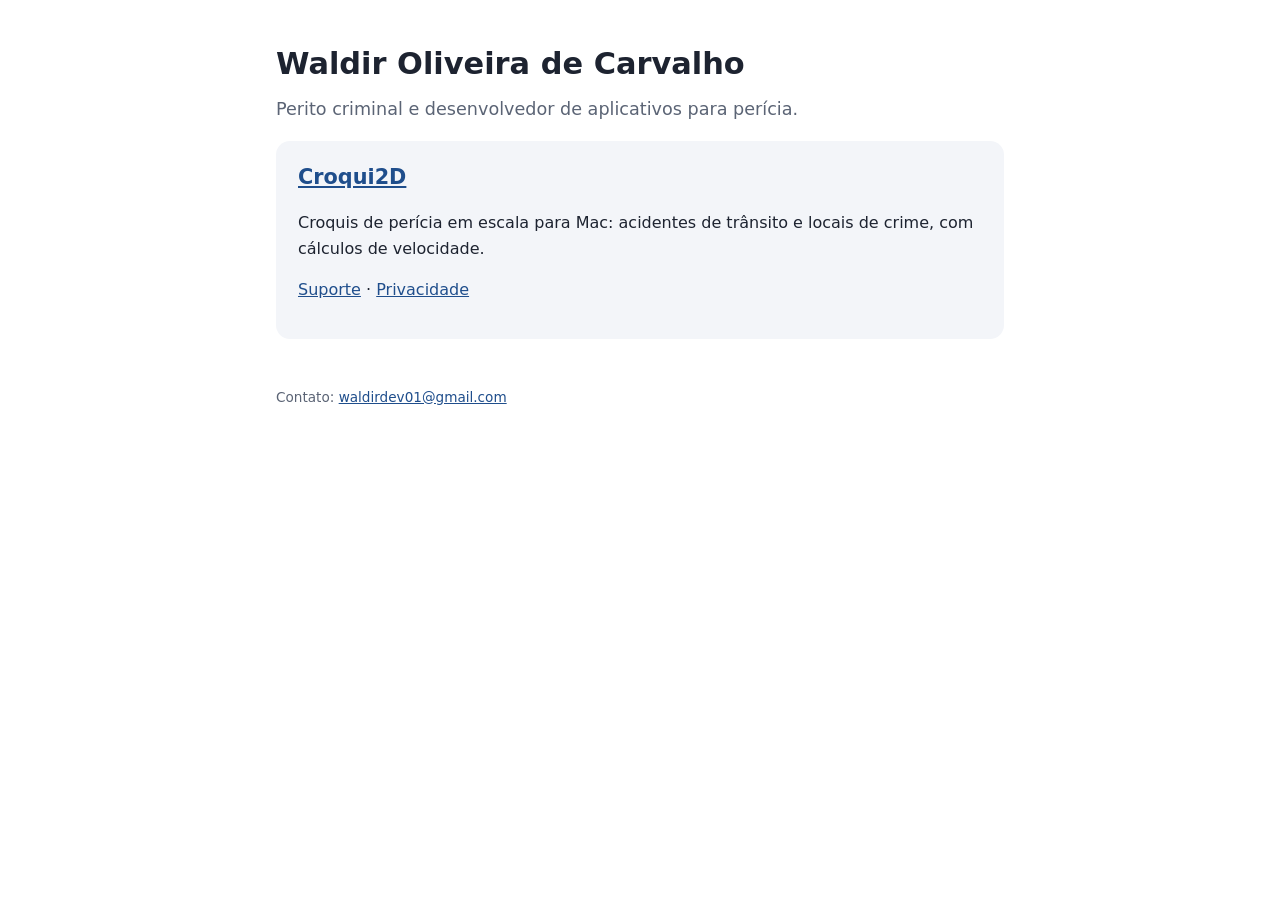
<file: index.html>
<!doctype html>
<html lang="pt-BR">
<head>
<meta charset="utf-8">
<meta name="viewport" content="width=device-width, initial-scale=1">
<title>Waldir Oliveira de Carvalho – Apps</title>
<link rel="stylesheet" href="estilo.css">
</head>
<body>
<main>
  <h1>Waldir Oliveira de Carvalho</h1>
  <p class="lead">Perito criminal e desenvolvedor de aplicativos para perícia.</p>

  <div class="card">
    <h2><a href="croqui2d/">Croqui2D</a></h2>
    <p>Croquis de perícia em escala para Mac: acidentes de trânsito e locais de crime, com cálculos de velocidade.</p>
    <p><a href="croqui2d/suporte.html">Suporte</a> · <a href="croqui2d/privacidade.html">Privacidade</a></p>
  </div>

  <footer>Contato: <a href="mailto:waldirdev01@gmail.com">waldirdev01@gmail.com</a></footer>
</main>
</body>
</html>
</file>
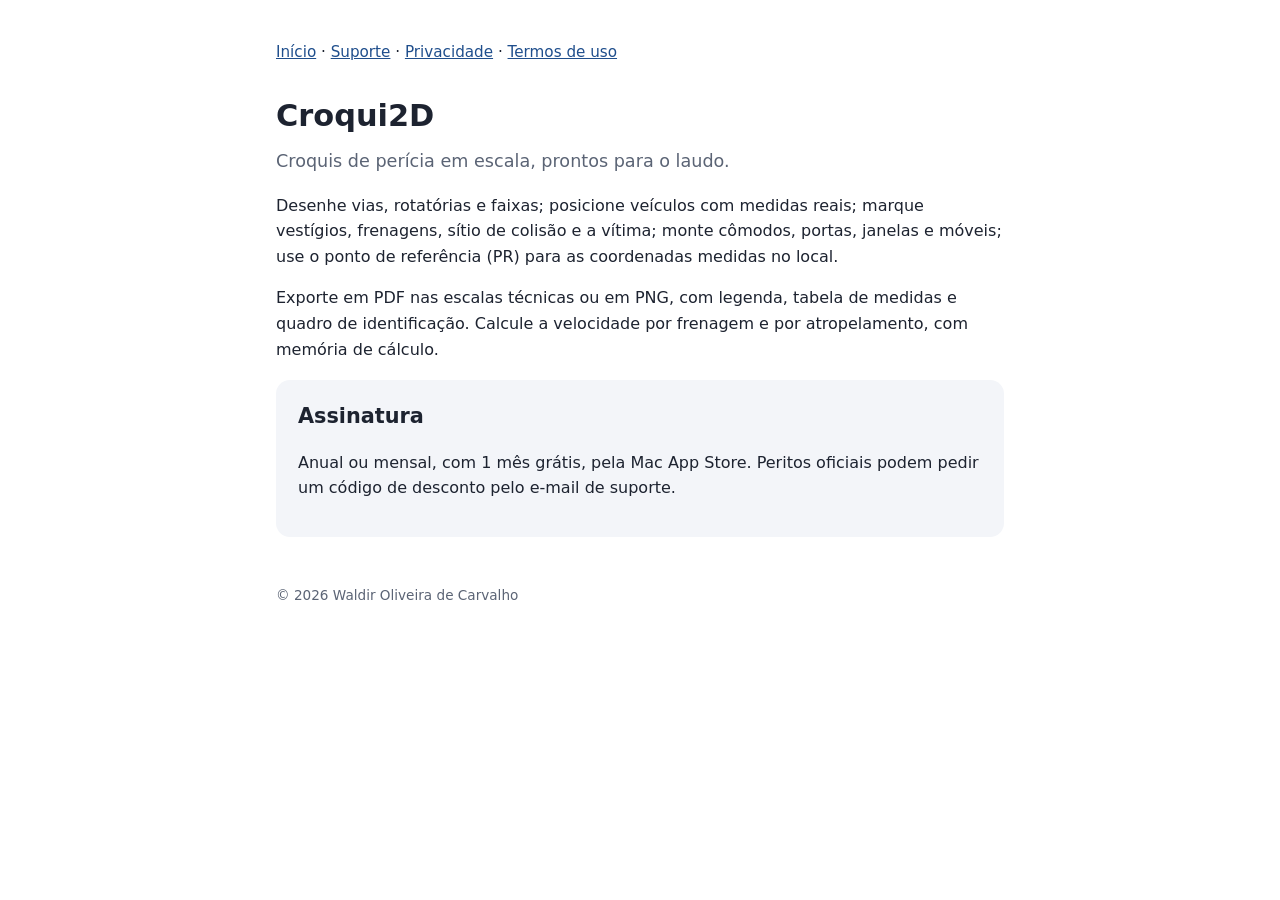
<file: croqui2d/index.html>
<!doctype html>
<html lang="pt-BR">
<head>
<meta charset="utf-8">
<meta name="viewport" content="width=device-width, initial-scale=1">
<title>Croqui2D – Croquis de perícia para Mac</title>
<link rel="stylesheet" href="../estilo.css">
</head>
<body>
<main>
  <nav><a href="../">Início</a> · <a href="suporte.html">Suporte</a> · <a href="privacidade.html">Privacidade</a> · <a href="termos.html">Termos de uso</a></nav>
  <h1>Croqui2D</h1>
  <p class="lead">Croquis de perícia em escala, prontos para o laudo.</p>

  <p>Desenhe vias, rotatórias e faixas; posicione veículos com medidas reais; marque
  vestígios, frenagens, sítio de colisão e a vítima; monte cômodos, portas, janelas e
  móveis; use o ponto de referência (PR) para as coordenadas medidas no local.</p>
  <p>Exporte em PDF nas escalas técnicas ou em PNG, com legenda, tabela de medidas e
  quadro de identificação. Calcule a velocidade por frenagem e por atropelamento, com
  memória de cálculo.</p>

  <div class="card">
    <h2>Assinatura</h2>
    <p>Anual ou mensal, com 1 mês grátis, pela Mac App Store. Peritos oficiais podem
    pedir um código de desconto pelo e-mail de suporte.</p>
  </div>

  <footer>© 2026 Waldir Oliveira de Carvalho</footer>
</main>
</body>
</html>
</file>
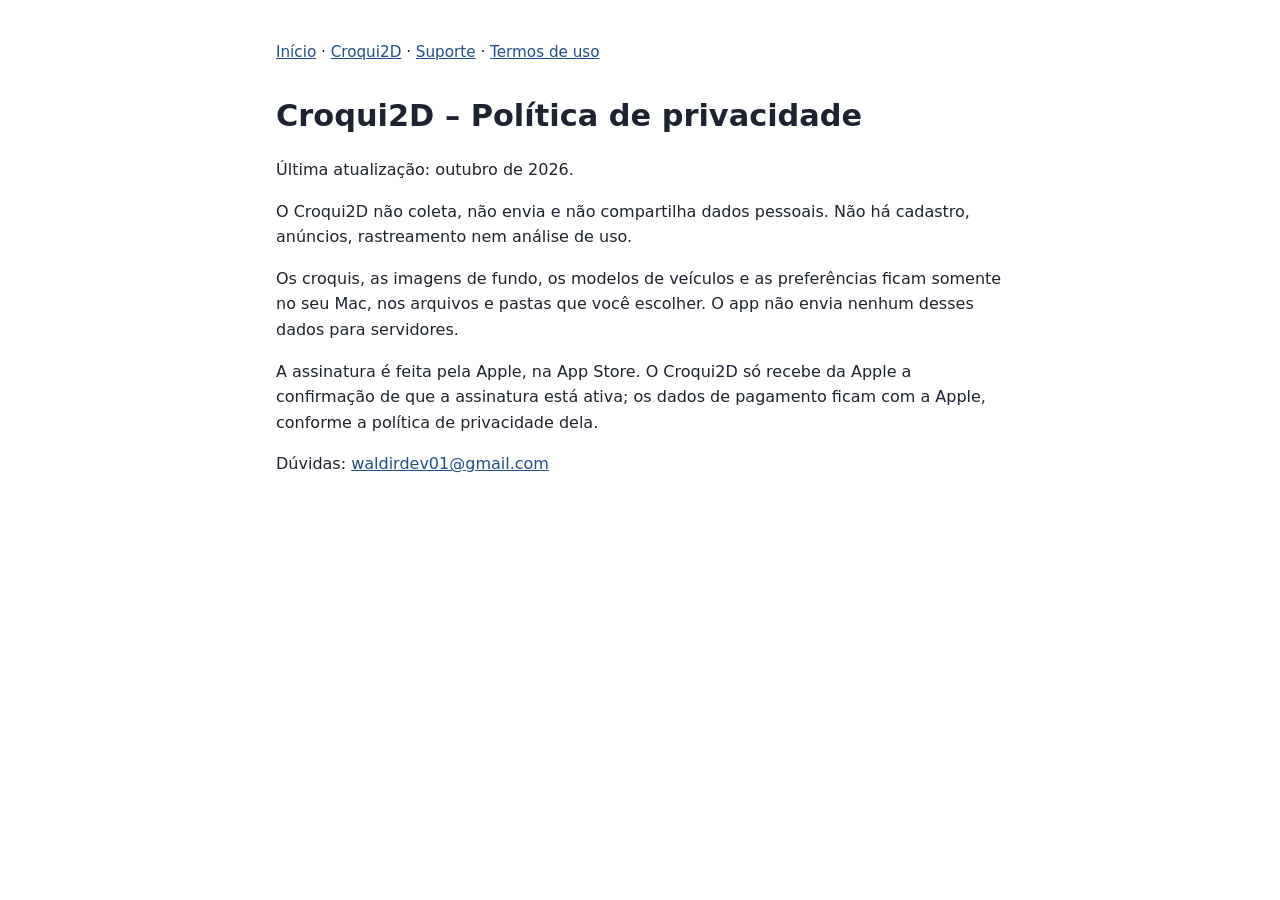
<file: croqui2d/privacidade.html>
<!doctype html>
<html lang="pt-BR">
<head>
<meta charset="utf-8">
<meta name="viewport" content="width=device-width, initial-scale=1">
<title>Croqui2D – Política de privacidade</title>
<link rel="stylesheet" href="../estilo.css">
</head>
<body>
<main>
<nav><a href="../">Início</a> · <a href="./">Croqui2D</a> · <a href="suporte.html">Suporte</a> · <a href="termos.html">Termos de uso</a></nav>
<h1>Croqui2D – Política de privacidade</h1>
<p>Última atualização: outubro de 2026.</p>

<p>O Croqui2D não coleta, não envia e não compartilha dados pessoais. Não há
cadastro, anúncios, rastreamento nem análise de uso.</p>

<p>Os croquis, as imagens de fundo, os modelos de veículos e as preferências
ficam somente no seu Mac, nos arquivos e pastas que você escolher. O app não
envia nenhum desses dados para servidores.</p>

<p>A assinatura é feita pela Apple, na App Store. O Croqui2D só recebe da Apple
a confirmação de que a assinatura está ativa; os dados de pagamento ficam com
a Apple, conforme a política de privacidade dela.</p>

<p>Dúvidas: <a href="mailto:waldirdev01@gmail.com">waldirdev01@gmail.com</a></p>
</main>
</body>
</html>
</file>
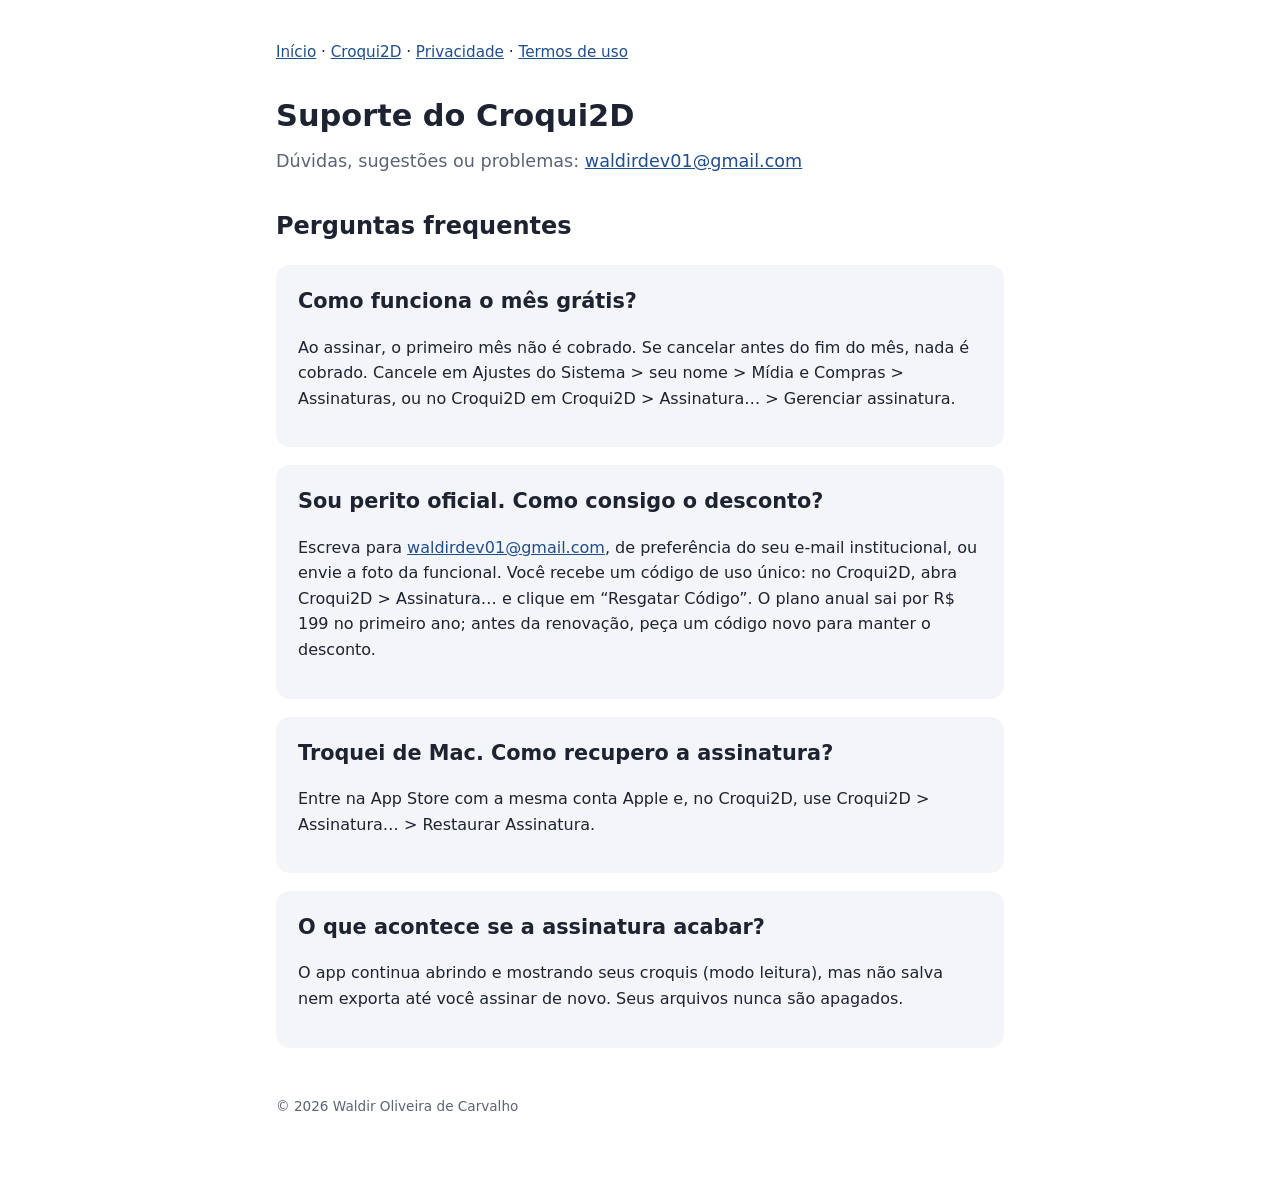
<file: croqui2d/suporte.html>
<!doctype html>
<html lang="pt-BR">
<head>
<meta charset="utf-8">
<meta name="viewport" content="width=device-width, initial-scale=1">
<title>Croqui2D – Suporte</title>
<link rel="stylesheet" href="../estilo.css">
</head>
<body>
<main>
  <nav><a href="../">Início</a> · <a href="./">Croqui2D</a> · <a href="privacidade.html">Privacidade</a> · <a href="termos.html">Termos de uso</a></nav>
  <h1>Suporte do Croqui2D</h1>
  <p class="lead">Dúvidas, sugestões ou problemas: <a href="mailto:waldirdev01@gmail.com">waldirdev01@gmail.com</a></p>

  <h2>Perguntas frequentes</h2>

  <div class="card">
    <h2>Como funciona o mês grátis?</h2>
    <p>Ao assinar, o primeiro mês não é cobrado. Se cancelar antes do fim do mês, nada é cobrado.
    Cancele em Ajustes do Sistema &gt; seu nome &gt; Mídia e Compras &gt; Assinaturas, ou no
    Croqui2D em Croqui2D &gt; Assinatura… &gt; Gerenciar assinatura.</p>
  </div>

  <div class="card">
    <h2>Sou perito oficial. Como consigo o desconto?</h2>
    <p>Escreva para <a href="mailto:waldirdev01@gmail.com">waldirdev01@gmail.com</a>, de
    preferência do seu e-mail institucional, ou envie a foto da funcional. Você recebe um
    código de uso único: no Croqui2D, abra Croqui2D &gt; Assinatura… e clique em
    “Resgatar Código”. O plano anual sai por R$ 199 no primeiro ano; antes da renovação,
    peça um código novo para manter o desconto.</p>
  </div>

  <div class="card">
    <h2>Troquei de Mac. Como recupero a assinatura?</h2>
    <p>Entre na App Store com a mesma conta Apple e, no Croqui2D, use Croqui2D &gt;
    Assinatura… &gt; Restaurar Assinatura.</p>
  </div>

  <div class="card">
    <h2>O que acontece se a assinatura acabar?</h2>
    <p>O app continua abrindo e mostrando seus croquis (modo leitura), mas não salva nem
    exporta até você assinar de novo. Seus arquivos nunca são apagados.</p>
  </div>

  <footer>© 2026 Waldir Oliveira de Carvalho</footer>
</main>
</body>
</html>
</file>
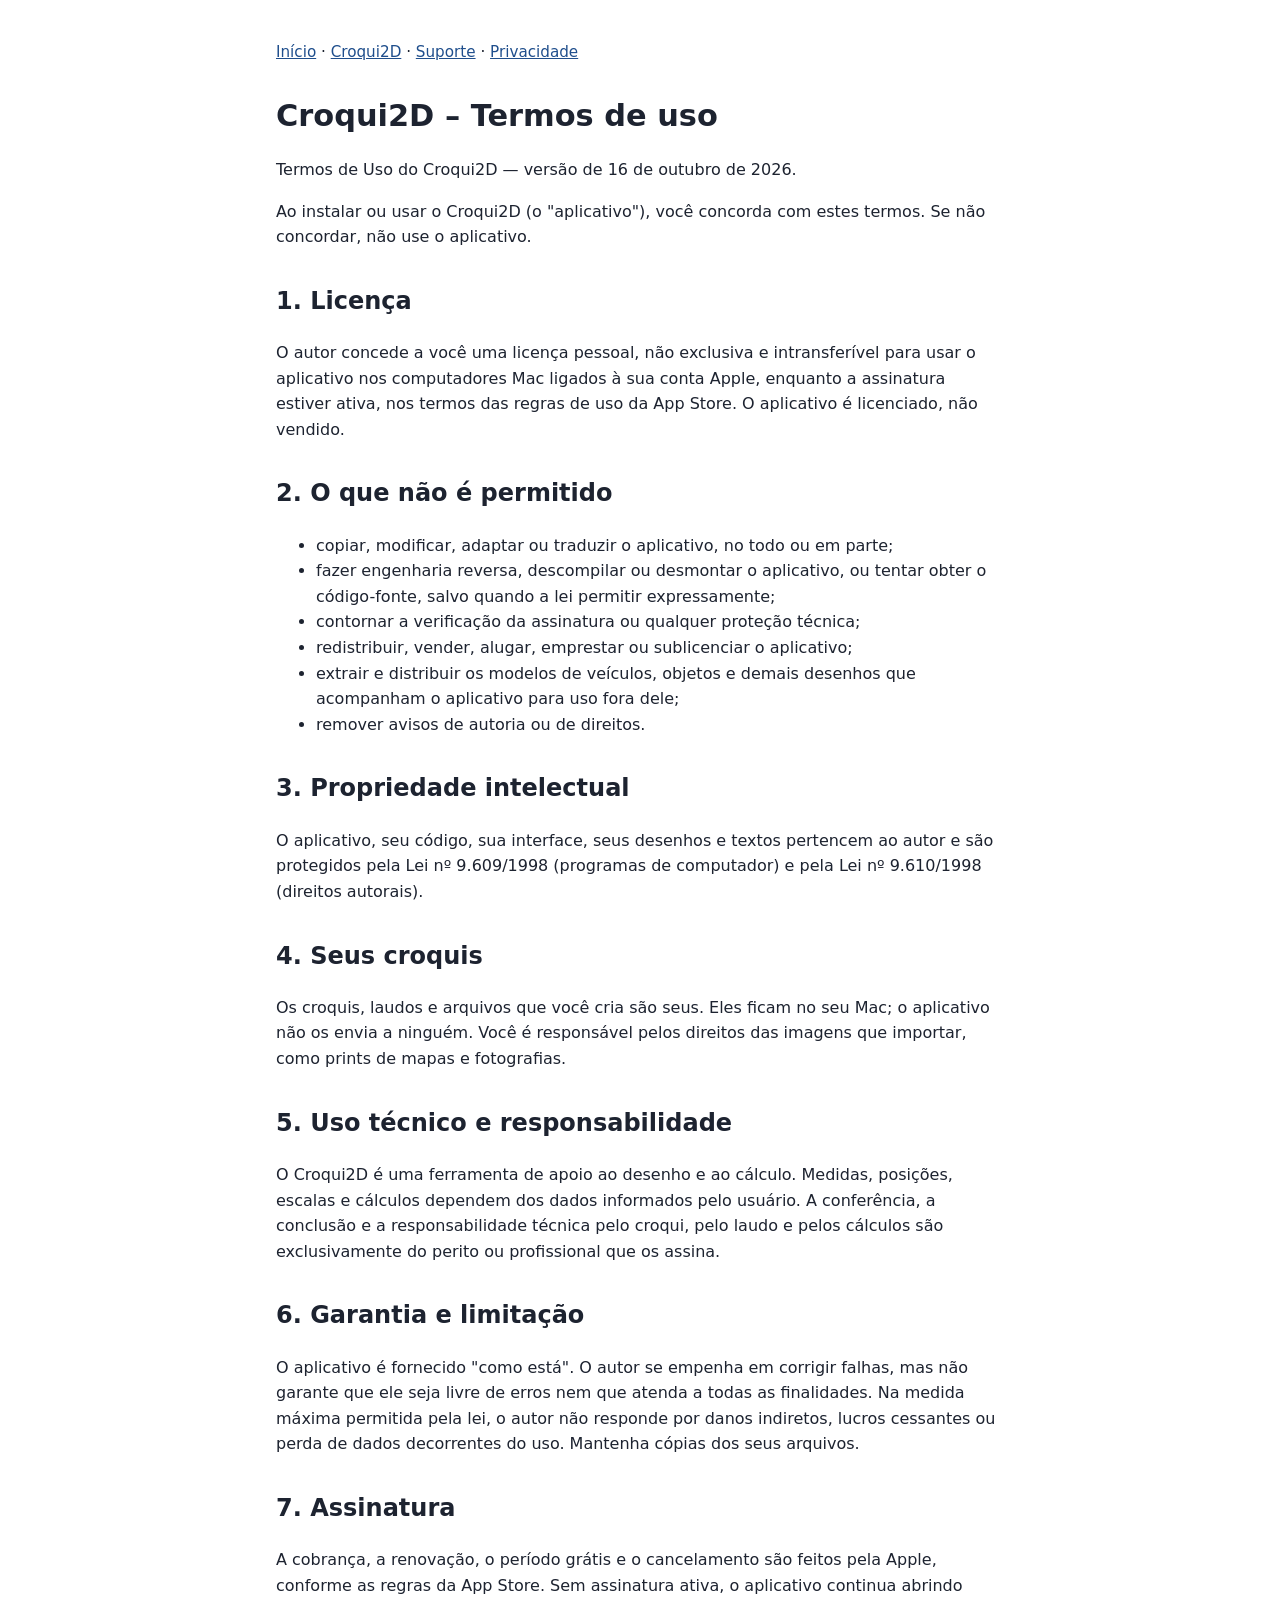
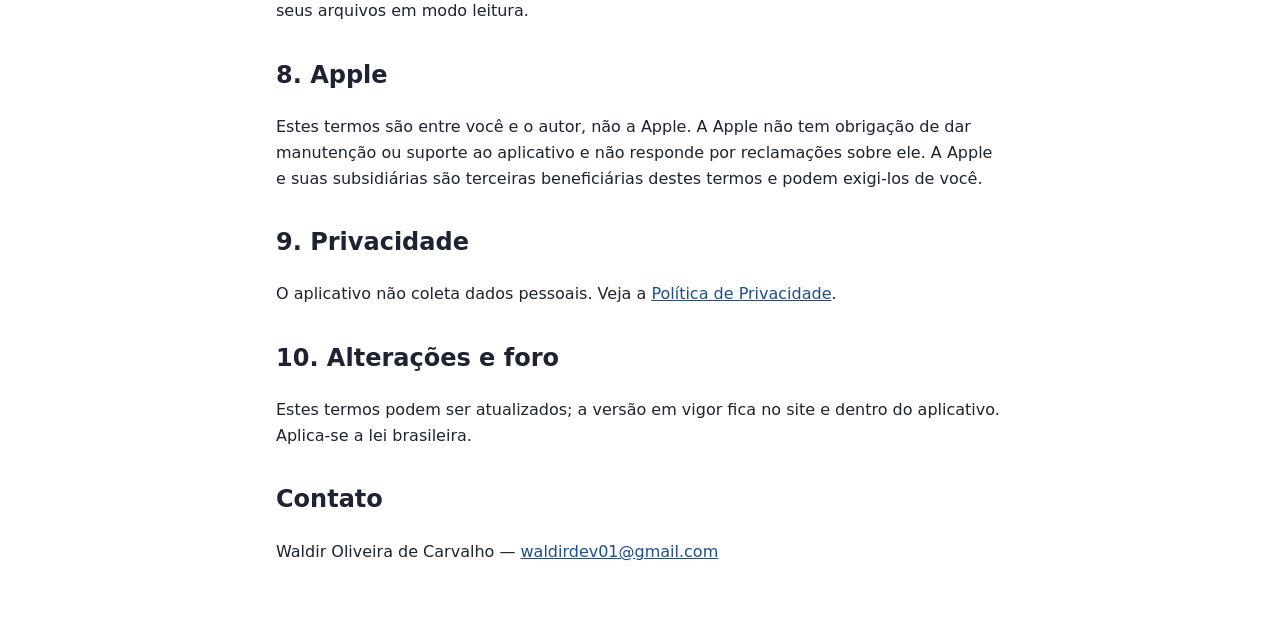
<file: croqui2d/termos.html>
<!doctype html>
<html lang="pt-BR">
<head>
<meta charset="utf-8">
<meta name="viewport" content="width=device-width, initial-scale=1">
<title>Croqui2D – Termos de uso</title>
<link rel="stylesheet" href="../estilo.css">
</head>
<body>
<main>
<nav><a href="../">Início</a> · <a href="./">Croqui2D</a> · <a href="suporte.html">Suporte</a> · <a href="privacidade.html">Privacidade</a></nav>
<h1>Croqui2D – Termos de uso</h1>
<p>Termos de Uso do Croqui2D — versão de 16 de outubro de 2026.</p>
<p>Ao instalar ou usar o Croqui2D (o "aplicativo"), você concorda com estes termos. Se não concordar, não use o aplicativo.</p>
<h2>1. Licença</h2>
<p>O autor concede a você uma licença pessoal, não exclusiva e intransferível para usar o aplicativo nos computadores Mac ligados à sua conta Apple, enquanto a assinatura estiver ativa, nos termos das regras de uso da App Store. O aplicativo é licenciado, não vendido.</p>
<h2>2. O que não é permitido</h2>
<ul>
<li>copiar, modificar, adaptar ou traduzir o aplicativo, no todo ou em parte;</li>
<li>fazer engenharia reversa, descompilar ou desmontar o aplicativo, ou tentar obter o código-fonte, salvo quando a lei permitir expressamente;</li>
<li>contornar a verificação da assinatura ou qualquer proteção técnica;</li>
<li>redistribuir, vender, alugar, emprestar ou sublicenciar o aplicativo;</li>
<li>extrair e distribuir os modelos de veículos, objetos e demais desenhos que acompanham o aplicativo para uso fora dele;</li>
<li>remover avisos de autoria ou de direitos.</li>
</ul>
<h2>3. Propriedade intelectual</h2>
<p>O aplicativo, seu código, sua interface, seus desenhos e textos pertencem ao autor e são protegidos pela Lei nº 9.609/1998 (programas de computador) e pela Lei nº 9.610/1998 (direitos autorais).</p>
<h2>4. Seus croquis</h2>
<p>Os croquis, laudos e arquivos que você cria são seus. Eles ficam no seu Mac; o aplicativo não os envia a ninguém. Você é responsável pelos direitos das imagens que importar, como prints de mapas e fotografias.</p>
<h2>5. Uso técnico e responsabilidade</h2>
<p>O Croqui2D é uma ferramenta de apoio ao desenho e ao cálculo. Medidas, posições, escalas e cálculos dependem dos dados informados pelo usuário. A conferência, a conclusão e a responsabilidade técnica pelo croqui, pelo laudo e pelos cálculos são exclusivamente do perito ou profissional que os assina.</p>
<h2>6. Garantia e limitação</h2>
<p>O aplicativo é fornecido "como está". O autor se empenha em corrigir falhas, mas não garante que ele seja livre de erros nem que atenda a todas as finalidades. Na medida máxima permitida pela lei, o autor não responde por danos indiretos, lucros cessantes ou perda de dados decorrentes do uso. Mantenha cópias dos seus arquivos.</p>
<h2>7. Assinatura</h2>
<p>A cobrança, a renovação, o período grátis e o cancelamento são feitos pela Apple, conforme as regras da App Store. Sem assinatura ativa, o aplicativo continua abrindo seus arquivos em modo leitura.</p>
<h2>8. Apple</h2>
<p>Estes termos são entre você e o autor, não a Apple. A Apple não tem obrigação de dar manutenção ou suporte ao aplicativo e não responde por reclamações sobre ele. A Apple e suas subsidiárias são terceiras beneficiárias destes termos e podem exigi-los de você.</p>
<h2>9. Privacidade</h2>
<p>O aplicativo não coleta dados pessoais. Veja a <a href="privacidade.html">Política de Privacidade</a>.</p>
<h2>10. Alterações e foro</h2>
<p>Estes termos podem ser atualizados; a versão em vigor fica no site e dentro do aplicativo. Aplica-se a lei brasileira.</p>
<h2>Contato</h2>
<p>Waldir Oliveira de Carvalho — <a href="mailto:waldirdev01@gmail.com">waldirdev01@gmail.com</a></p>
</main>
</body>
</html>
</file>
<file: estilo.css>
:root { --fg: #1d2330; --muted: #5b6475; --bg: #ffffff; --card: #f3f5f9; --accent: #1f4e8c; }
@media (prefers-color-scheme: dark) {
  :root { --fg: #e8ebf2; --muted: #a3abbb; --bg: #12161f; --card: #1c2230; --accent: #7fb0ff; }
}
* { box-sizing: border-box; }
body { margin: 0; font-family: -apple-system, system-ui, "Segoe UI", sans-serif; background: var(--bg); color: var(--fg); line-height: 1.6; }
main { max-width: 760px; margin: 0 auto; padding: 40px 16px 64px; }
header a, nav a, a { color: var(--accent); }
nav { font-size: .95em; margin-bottom: 28px; }
h1 { font-size: 1.9em; margin: 0 0 6px; }
h2 { margin-top: 32px; }
.lead { color: var(--muted); font-size: 1.1em; margin-top: 0; }
.card { background: var(--card); border-radius: 14px; padding: 20px 22px; margin: 18px 0; }
.card h2 { margin: 0 0 6px; font-size: 1.3em; }
footer { color: var(--muted); font-size: .85em; margin-top: 48px; }
</file>
